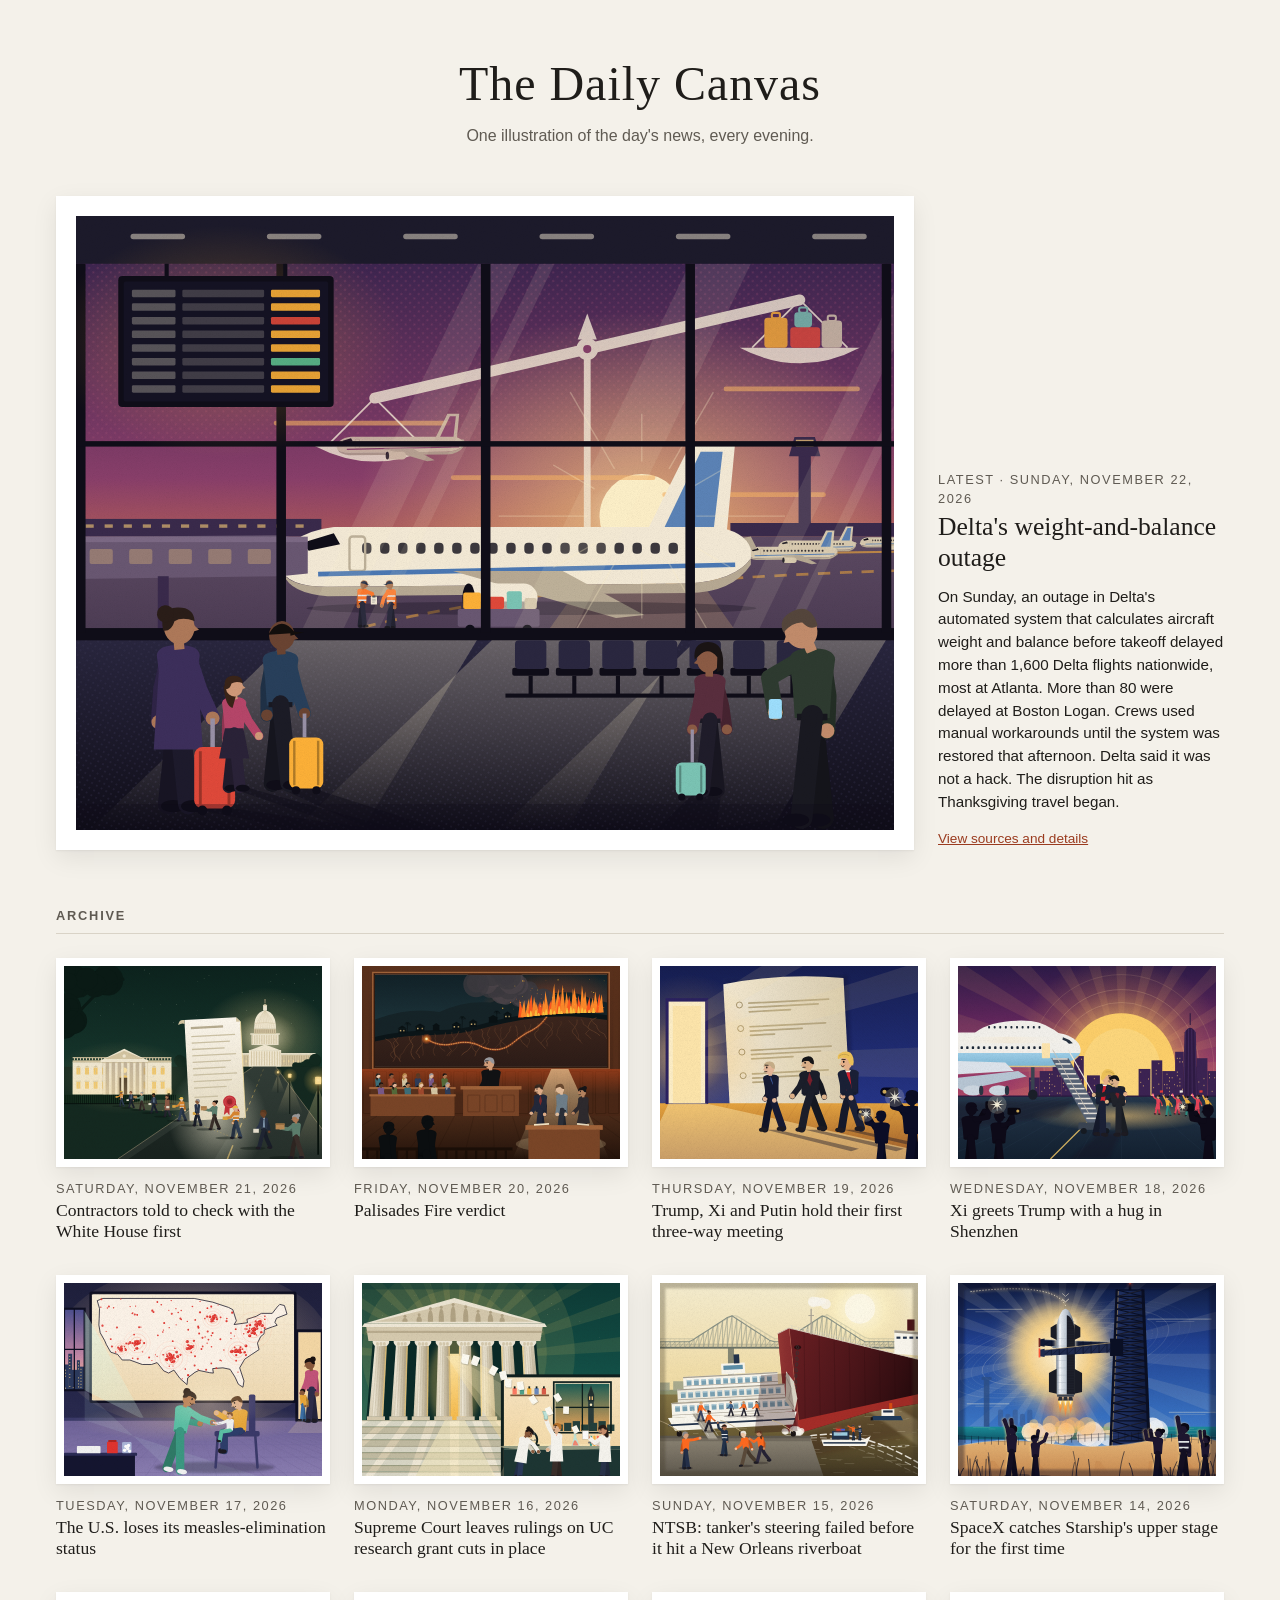
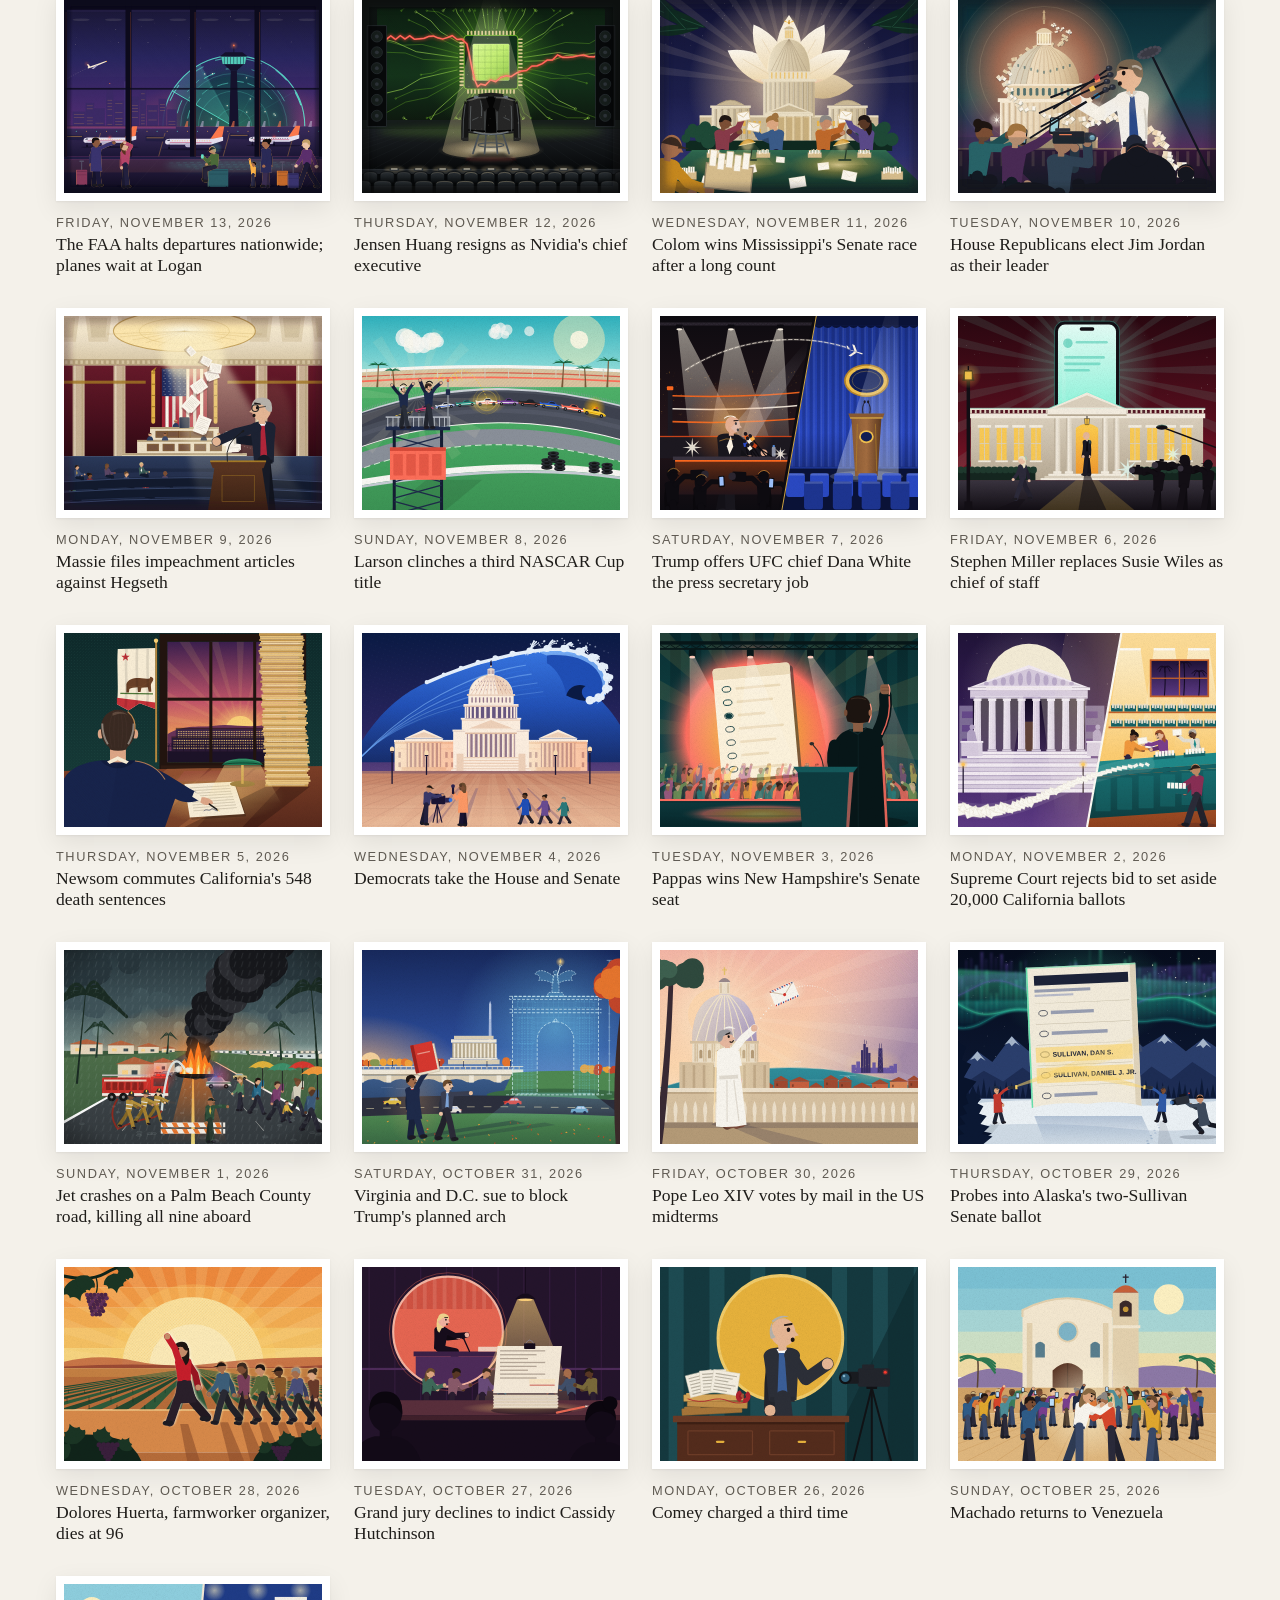
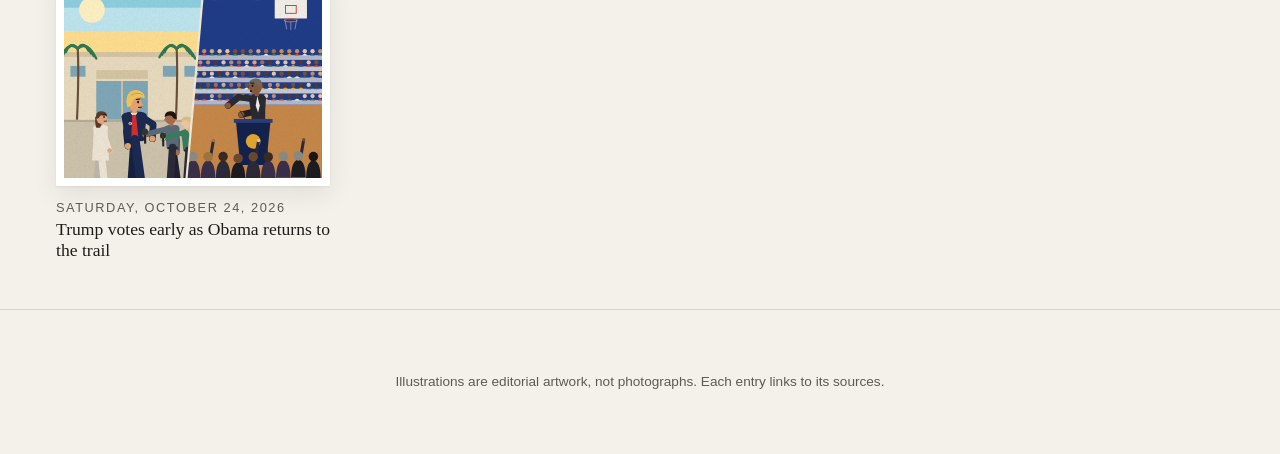
<file: public/index.html>
<!doctype html>
<html lang="en">
<head>
  <meta charset="utf-8">
  <meta name="viewport" content="width=device-width, initial-scale=1">
  <title>The Daily Canvas</title>
  <meta name="description" content="A gallery of daily news, one editorial illustration per day.">
  <link rel="stylesheet" href="styles.css">
</head>
<body>
  <a class="skip-link" href="#archive">Skip to archive</a>

  <header class="site-header">
    <h1 class="site-title">The Daily Canvas</h1>
    <p class="site-tagline">One illustration of the day's news, every evening.</p>
  </header>

  <!-- Shown only while the gallery contains sample (non-real) entries. -->
  <p class="sample-banner" id="sample-banner" hidden>
    Prototype — every entry below is <strong>sample data</strong>, not real news.
  </p>

  <main>
    <section class="featured" id="featured" aria-label="Latest illustration">
      <p class="status-message">Loading gallery…</p>
    </section>

    <section class="archive" id="archive" aria-labelledby="archive-heading">
      <h2 id="archive-heading" class="section-label">Archive</h2>
      <ul class="grid" id="grid"></ul>
    </section>
  </main>

  <footer class="site-footer">
    <p>Illustrations are editorial artwork, not photographs. Each entry links to its sources.</p>
  </footer>

  <dialog class="detail" id="detail" aria-labelledby="detail-title">
    <div class="detail-inner">
      <button class="detail-close" id="detail-close" type="button" aria-label="Close">×</button>
      <figure class="detail-figure">
        <div class="frame" id="detail-frame"></div>
        <figcaption class="label">
          <p class="label-date" id="detail-date"></p>
          <h2 class="label-title" id="detail-title"></h2>
          <p class="label-caption" id="detail-caption"></p>
          <p class="label-note" id="detail-note" hidden></p>
          <div class="label-sources" id="detail-sources"></div>
        </figcaption>
      </figure>
      <nav class="detail-nav" aria-label="Browse entries">
        <button type="button" id="detail-newer">← Newer</button>
        <button type="button" id="detail-older">Older →</button>
      </nav>
    </div>
  </dialog>

  <script src="app.js"></script>
</body>
</html>
</file>
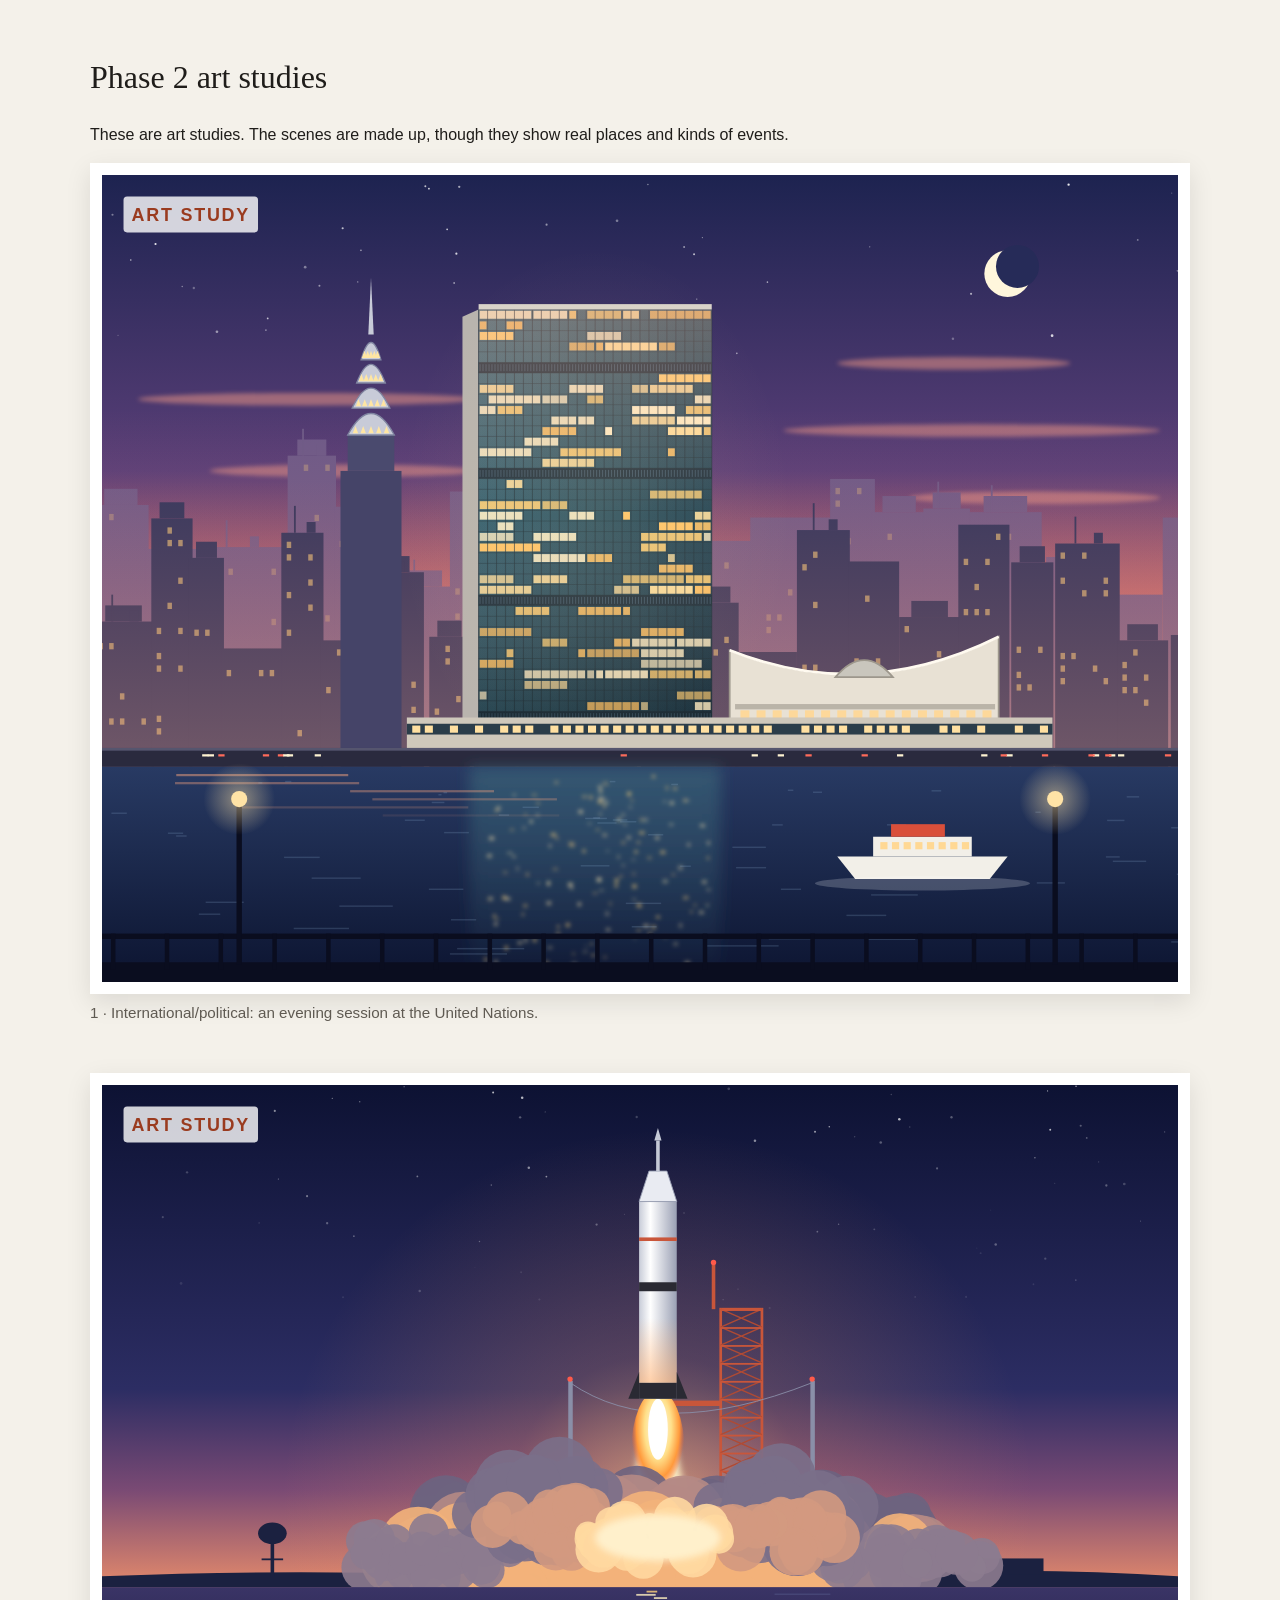
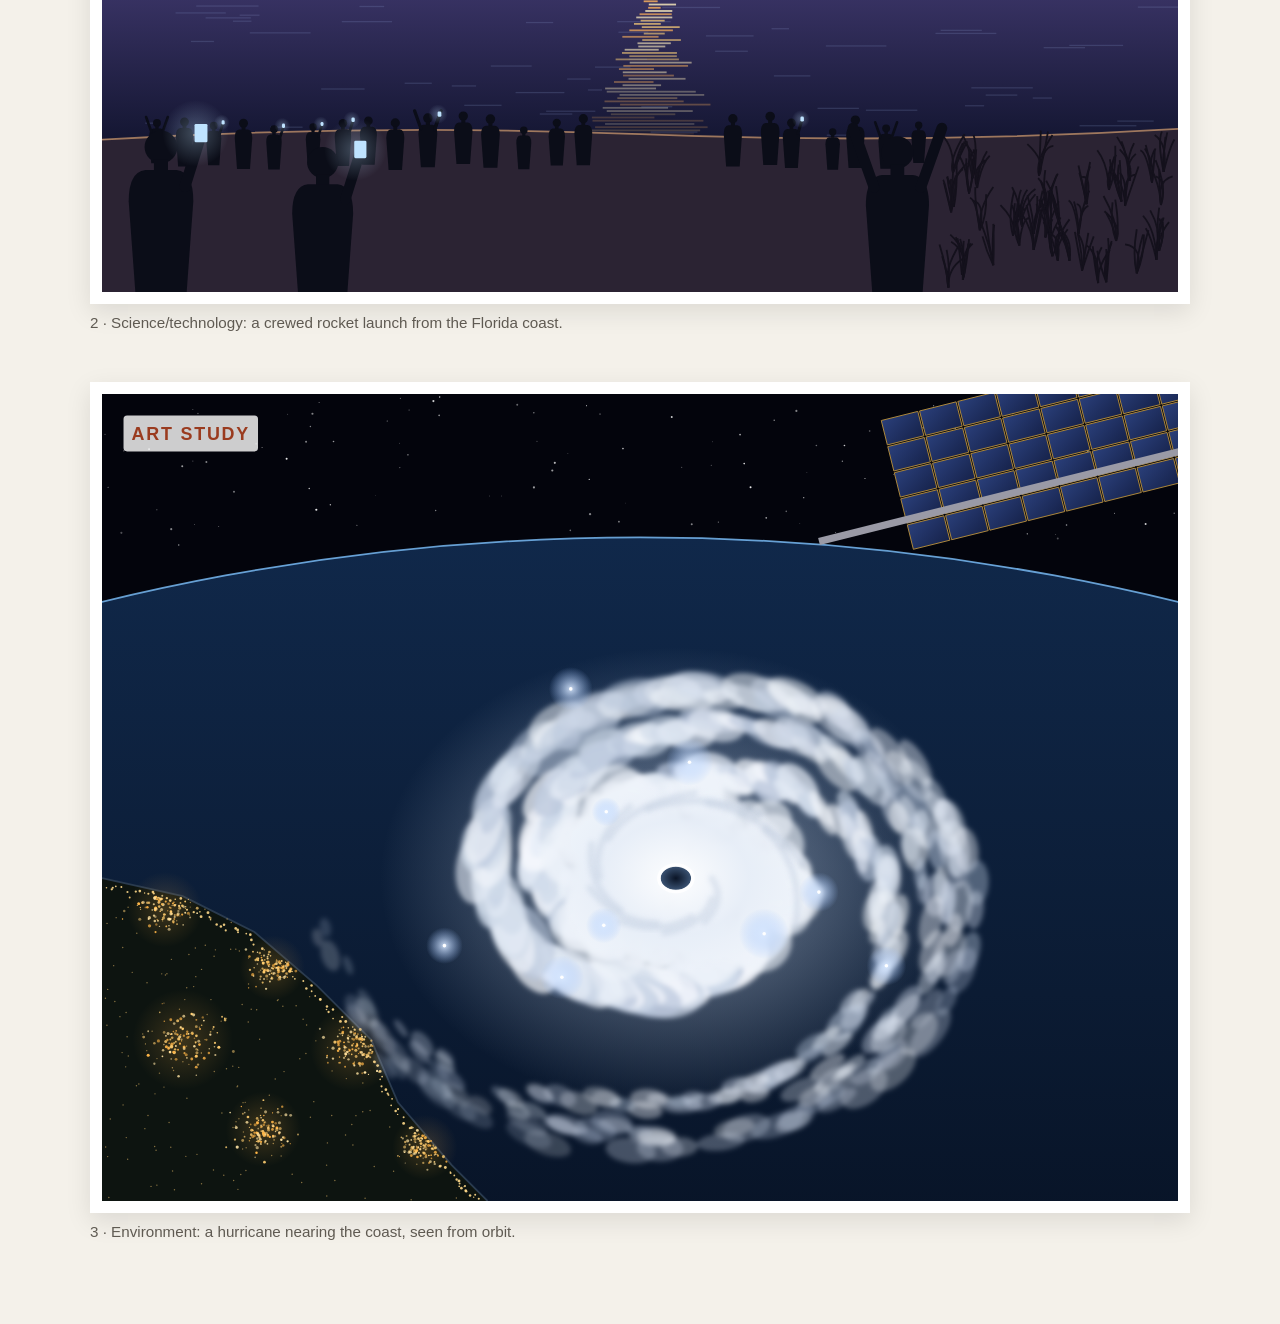
<file: prototypes/art/index.html>
<!doctype html>
<html lang="en">
<head>
<meta charset="utf-8">
<meta name="viewport" content="width=device-width, initial-scale=1">
<title>Art Studies Review</title>
<style>
  :root { --wall: #f4f1ea; --ink: #1f1d1a; --muted: #5f5a52; --mat: #fff; }
  @media (prefers-color-scheme: dark) { :root { --wall: #17161a; --ink: #ece8e1; --muted: #a9a399; --mat: #222027; } }
  body { margin: 0; background: var(--wall); color: var(--ink); font: 16px/1.5 -apple-system, BlinkMacSystemFont, "Segoe UI", sans-serif; }
  main { max-width: 1100px; margin: 0 auto; padding: 32px 16px; }
  h1 { font-family: Georgia, serif; font-weight: 400; }
  figure { margin: 0 0 48px; }
  .frame { background: var(--mat); padding: 12px; box-shadow: 0 8px 24px rgba(0,0,0,.1); }
  img { display: block; width: 100%; height: auto; }
  figcaption { color: var(--muted); margin-top: 8px; font-size: .95rem; }
</style>
</head>
<body>
<main>
  <h1>Phase 2 art studies</h1>
  <p>These are art studies. The scenes are made up, though they show real places and kinds of events.</p>
  <figure><div class="frame"><img src="01-un-dusk.svg" alt="United Nations Secretariat at dusk across the East River"></div>
    <figcaption>1 · International/political: an evening session at the United Nations.</figcaption></figure>
  <figure><div class="frame"><img src="02-launch.svg" alt="Rocket lifting off from a coastal launch pad watched from a beach"></div>
    <figcaption>2 · Science/technology: a crewed rocket launch from the Florida coast.</figcaption></figure>
  <figure><div class="frame"><img src="03-hurricane.svg" alt="Hurricane seen from orbit approaching a coastline at night"></div>
    <figcaption>3 · Environment: a hurricane nearing the coast, seen from orbit.</figcaption></figure>
</main>
</body>
</html>
</file>
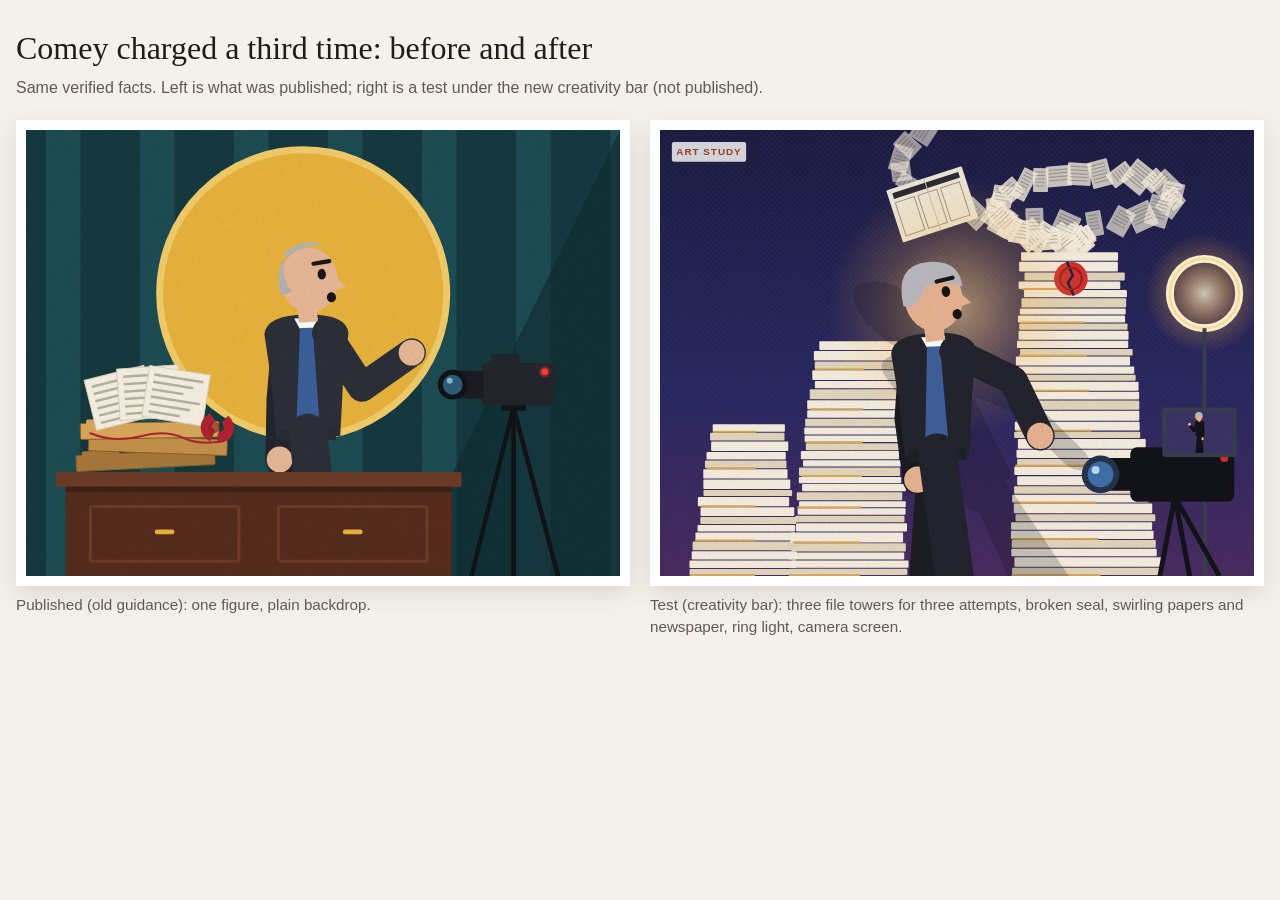
<file: prototypes/creativity-test/index.html>
<!doctype html>
<html lang="en">
<head>
<meta charset="utf-8">
<meta name="viewport" content="width=device-width, initial-scale=1">
<title>Creativity Test Compare</title>
<style>
  :root { --wall: #f4f1ea; --ink: #1f1d1a; --muted: #5f5a52; --mat: #fff; }
  @media (prefers-color-scheme: dark) { :root { --wall: #17161a; --ink: #ece8e1; --muted: #a9a399; --mat: #222027; } }
  body { margin: 0; background: var(--wall); color: var(--ink); font: 16px/1.5 -apple-system, BlinkMacSystemFont, "Segoe UI", sans-serif; }
  main { max-width: 1300px; margin: 0 auto; padding: 24px 16px; }
  h1 { font-family: Georgia, serif; font-weight: 400; margin: 0 0 4px; }
  p.note { color: var(--muted); margin: 0 0 20px; }
  .pair { display: grid; grid-template-columns: repeat(auto-fit, minmax(min(100%, 420px), 1fr)); gap: 20px; }
  figure { margin: 0; }
  .frame { background: var(--mat); padding: 10px; box-shadow: 0 8px 24px rgba(0,0,0,.1); }
  img { display: block; width: 100%; height: auto; }
  figcaption { color: var(--muted); margin-top: 8px; font-size: .95rem; }
</style>
</head>
<body>
<main>
  <h1>Comey charged a third time: before and after</h1>
  <p class="note">Same verified facts. Left is what was published; right is a test under the new creativity bar (not published).</p>
  <div class="pair">
    <figure><div class="frame"><img src="2026-10-26-published.svg" alt="Published version: Comey at a desk speaking to a camera"></div>
      <figcaption>Published (old guidance): one figure, plain backdrop.</figcaption></figure>
    <figure><div class="frame"><img src="2026-10-26-v2.svg" alt="Test version: low-angle Comey before three towers of case files with papers swirling up"></div>
      <figcaption>Test (creativity bar): three file towers for three attempts, broken seal, swirling papers and newspaper, ring light, camera screen.</figcaption></figure>
  </div>
</main>
</body>
</html>
</file>
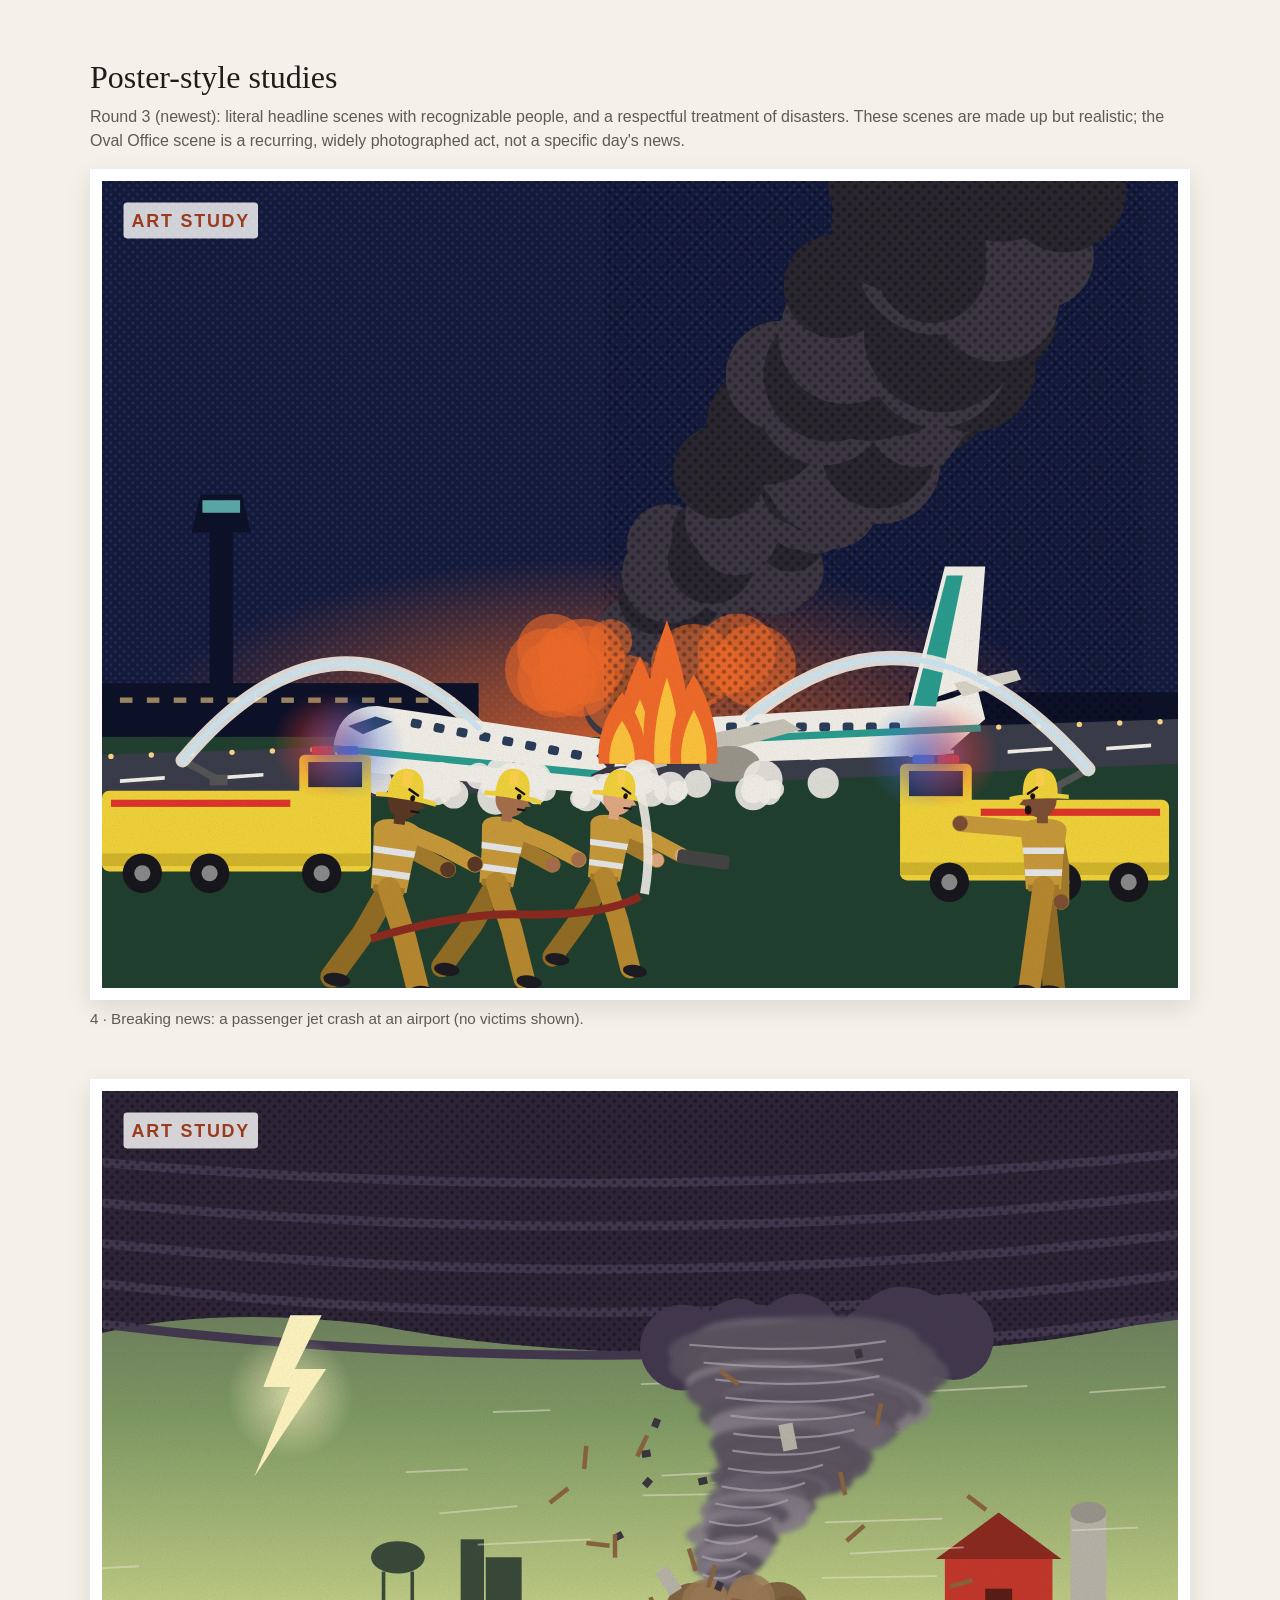
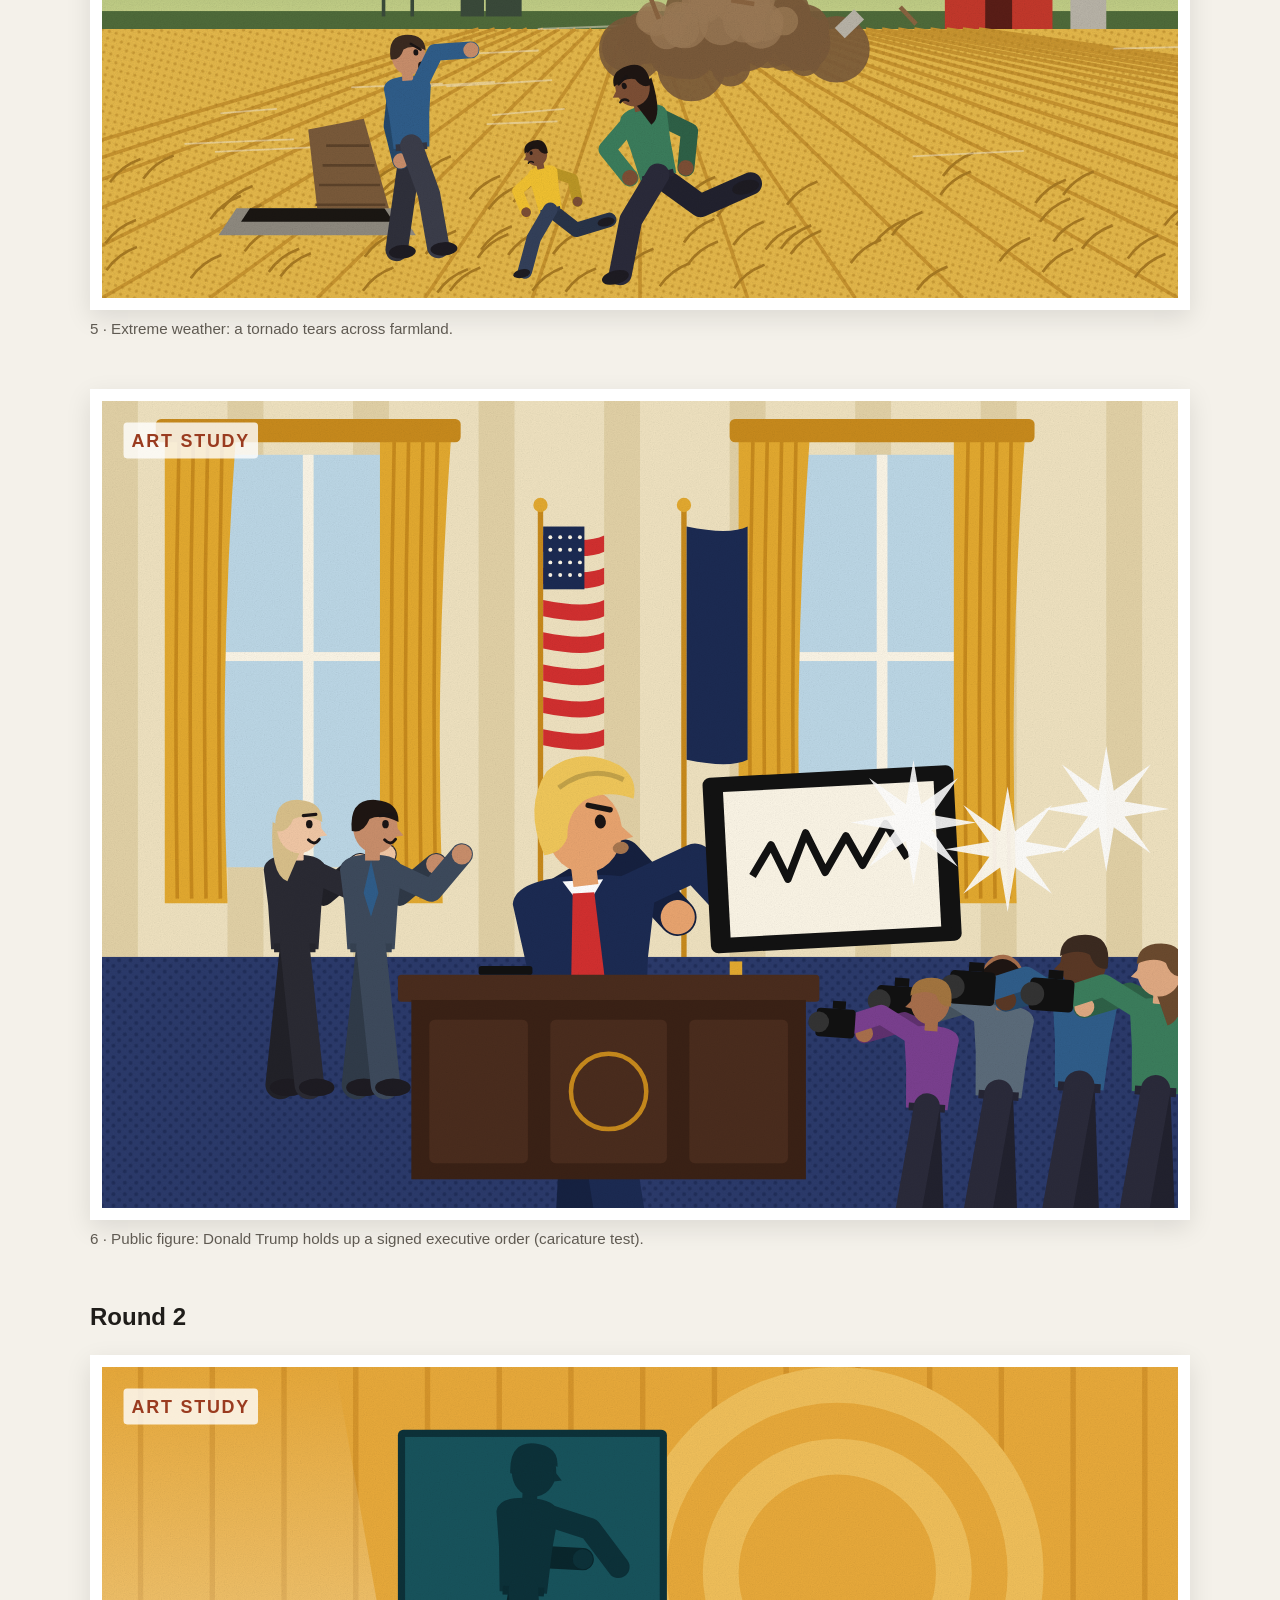
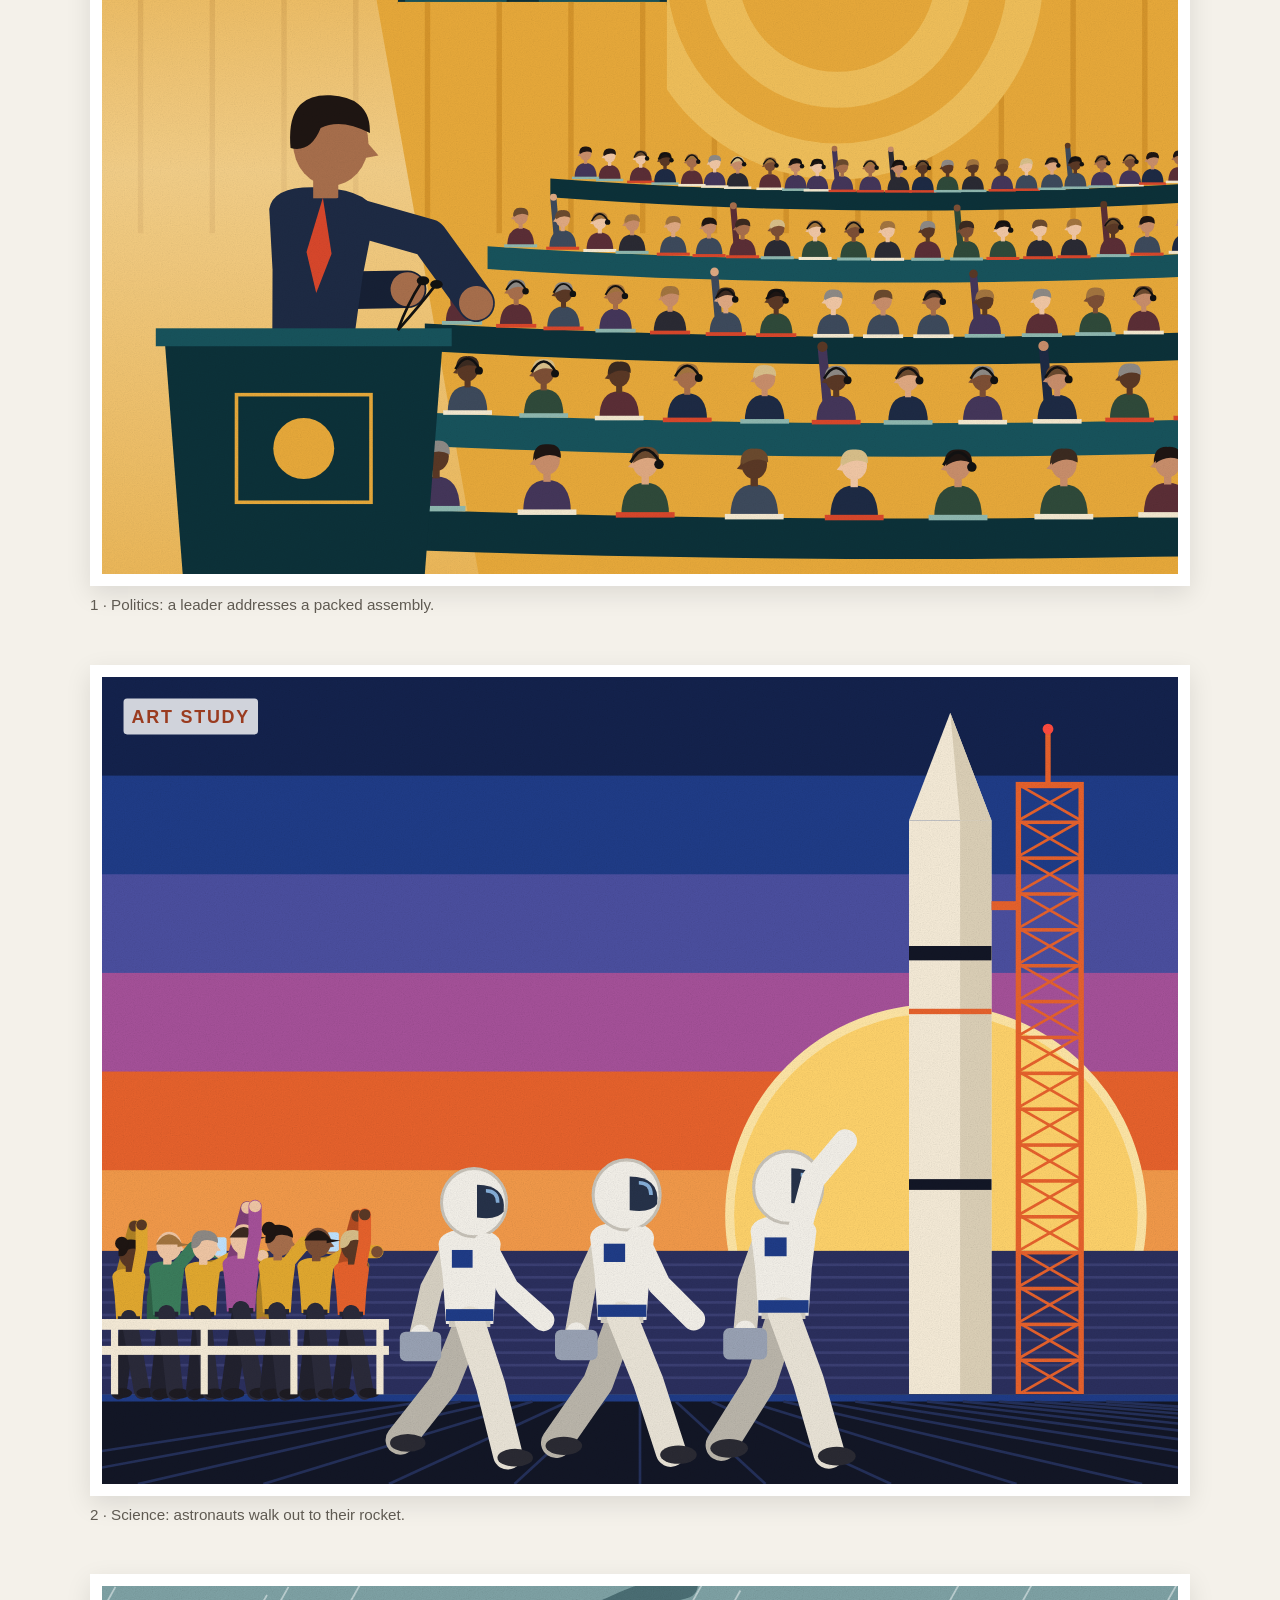
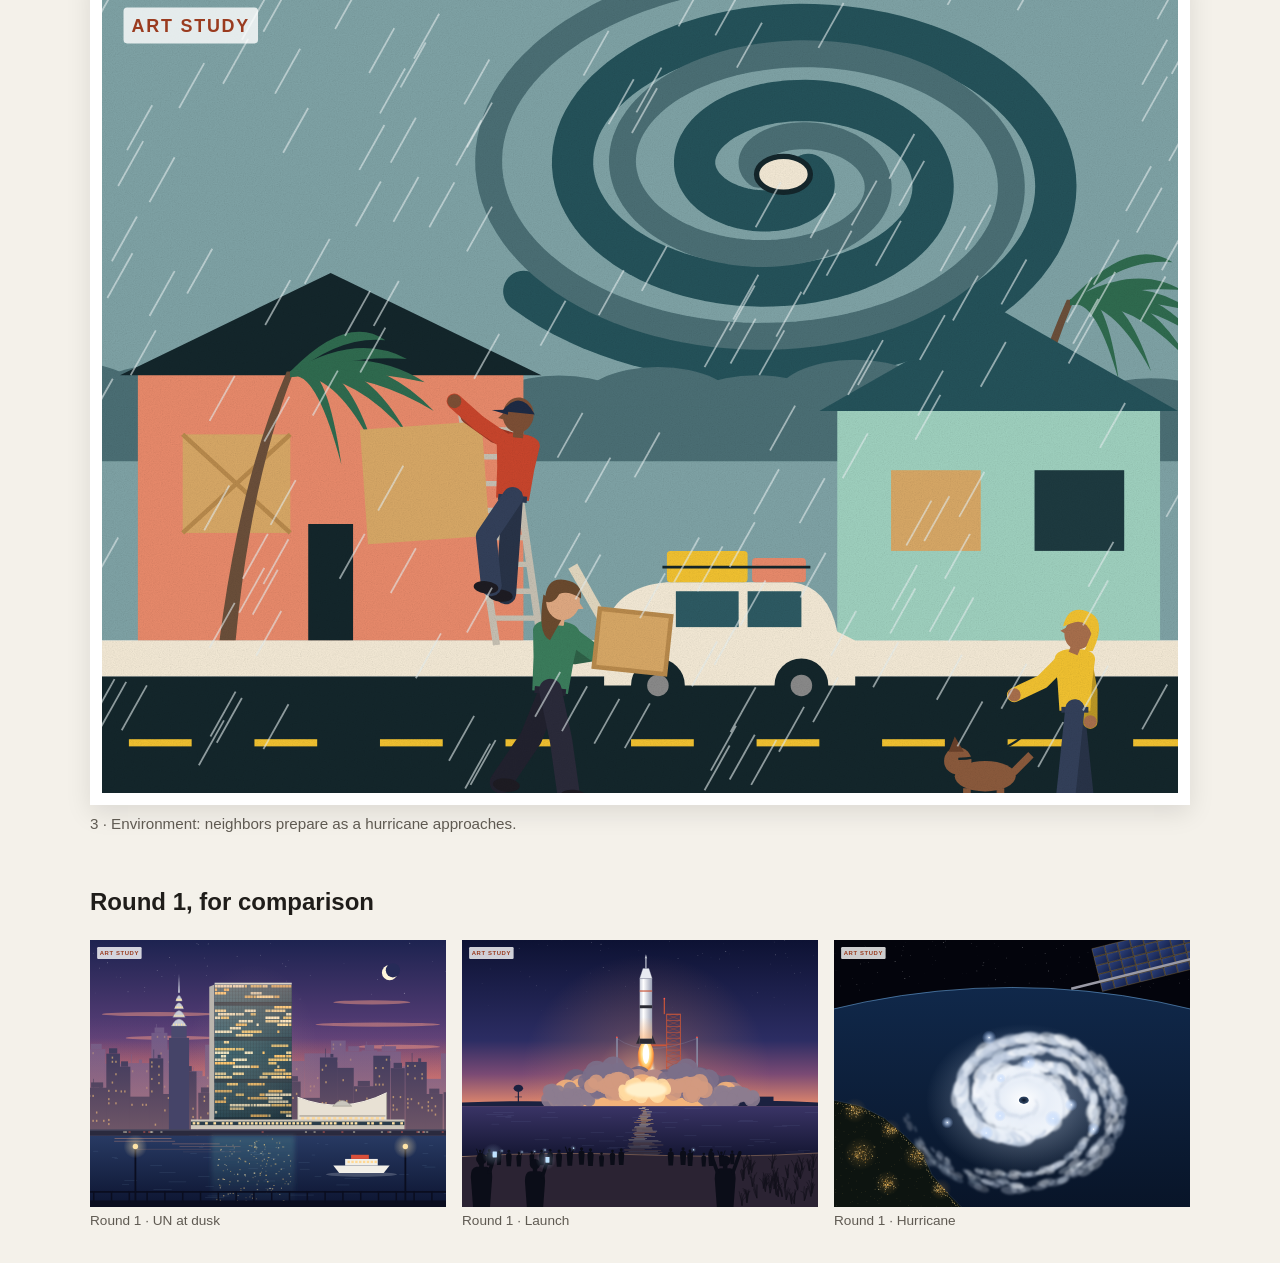
<file: prototypes/poster/index.html>
<!doctype html>
<html lang="en">
<head>
<meta charset="utf-8">
<meta name="viewport" content="width=device-width, initial-scale=1">
<title>Poster Studies Review</title>
<style>
  :root { --wall: #f4f1ea; --ink: #1f1d1a; --muted: #5f5a52; --mat: #fff; }
  @media (prefers-color-scheme: dark) { :root { --wall: #17161a; --ink: #ece8e1; --muted: #a9a399; --mat: #222027; } }
  body { margin: 0; background: var(--wall); color: var(--ink); font: 16px/1.5 -apple-system, BlinkMacSystemFont, "Segoe UI", sans-serif; }
  main { max-width: 1100px; margin: 0 auto; padding: 32px 16px; }
  h1 { font-family: Georgia, serif; font-weight: 400; margin-bottom: 4px; }
  .note { color: var(--muted); margin-top: 0; }
  figure { margin: 0 0 48px; }
  .frame { background: var(--mat); padding: 12px; box-shadow: 0 8px 24px rgba(0,0,0,.1); }
  img { display: block; width: 100%; height: auto; }
  figcaption { color: var(--muted); margin-top: 8px; font-size: .95rem; }
  .compare { display: grid; grid-template-columns: repeat(auto-fit, minmax(min(100%, 300px), 1fr)); gap: 16px; margin-top: 8px; }
  .compare p { margin: 4px 0 0; font-size: .85rem; color: var(--muted); }
</style>
</head>
<body>
<main>
  <h1>Poster-style studies</h1>
  <p class="note">Round 3 (newest): literal headline scenes with recognizable people, and a respectful treatment of disasters. These scenes are made up but realistic; the Oval Office scene is a recurring, widely photographed act, not a specific day's news.</p>
  <figure><div class="frame"><img src="04-crash.svg" alt="Fire trucks spray foam on a crashed airliner"></div>
    <figcaption>4 · Breaking news: a passenger jet crash at an airport (no victims shown).</figcaption></figure>
  <figure><div class="frame"><img src="05-tornado.svg" alt="A tornado over farmland as a family runs to a storm cellar"></div>
    <figcaption>5 · Extreme weather: a tornado tears across farmland.</figcaption></figure>
  <figure><div class="frame"><img src="06-oval.svg" alt="Caricature of Donald Trump holding up a signed executive order in the Oval Office"></div>
    <figcaption>6 · Public figure: Donald Trump holds up a signed executive order (caricature test).</figcaption></figure>
  <h2>Round 2</h2>
  <figure><div class="frame"><img src="01-assembly.svg" alt="A speaker at a rostrum addresses tiers of delegates"></div>
    <figcaption>1 · Politics: a leader addresses a packed assembly.</figcaption></figure>
  <figure><div class="frame"><img src="02-walkout.svg" alt="Three astronauts walk toward a rocket while family cheers"></div>
    <figcaption>2 · Science: astronauts walk out to their rocket.</figcaption></figure>
  <figure><div class="frame"><img src="03-storm.svg" alt="Neighbours board up windows and load a car under a hurricane spiral"></div>
    <figcaption>3 · Environment: neighbors prepare as a hurricane approaches.</figcaption></figure>
  <h2>Round 1, for comparison</h2>
  <div class="compare">
    <div><img src="../art/01-un-dusk.svg" alt="Round 1: UN at dusk"><p>Round 1 · UN at dusk</p></div>
    <div><img src="../art/02-launch.svg" alt="Round 1: rocket launch"><p>Round 1 · Launch</p></div>
    <div><img src="../art/03-hurricane.svg" alt="Round 1: hurricane from orbit"><p>Round 1 · Hurricane</p></div>
  </div>
</main>
</body>
</html>
</file>
<file: public/styles.css>
/* The Daily Canvas — gallery styles.
   Design idea: a quiet, warm gallery wall so the artwork carries the colour. */

:root {
  --wall: #f4f1ea;
  --ink: #1f1d1a;
  --muted: #5f5a52;
  --rule: #d9d3c7;
  --mat: #ffffff;
  --accent: #9a3b1f;
  --banner: #fff3c4;
  --shadow: 0 1px 2px rgba(0, 0, 0, .06), 0 8px 24px rgba(0, 0, 0, .08);
  --serif: "Iowan Old Style", "Palatino Linotype", Palatino, Georgia, serif;
  --sans: -apple-system, BlinkMacSystemFont, "Segoe UI", Roboto, sans-serif;
  color-scheme: light dark;
}

@media (prefers-color-scheme: dark) {
  :root {
    --wall: #17161a;
    --ink: #ece8e1;
    --muted: #a9a399;
    --rule: #34313a;
    --mat: #222027;
    --accent: #e9805e;
    --banner: #3a3216;
    --shadow: 0 1px 2px rgba(0, 0, 0, .4), 0 8px 24px rgba(0, 0, 0, .35);
  }
}

* { box-sizing: border-box; }

body {
  margin: 0;
  background: var(--wall);
  color: var(--ink);
  font-family: var(--sans);
  line-height: 1.5;
}

.skip-link {
  position: absolute;
  left: -9999px;
}
.skip-link:focus {
  left: 16px;
  top: 16px;
  background: var(--mat);
  padding: 8px 12px;
  z-index: 10;
}

:focus-visible {
  outline: 3px solid var(--accent);
  outline-offset: 3px;
}

/* ---------- Header / footer ---------- */

.site-header {
  text-align: center;
  padding: 48px 16px 8px;
}
.site-title {
  font-family: var(--serif);
  font-weight: 400;
  font-size: clamp(2rem, 5vw, 3rem);
  letter-spacing: .02em;
  margin: 0;
}
.site-tagline {
  color: var(--muted);
  margin: 4px 0 0;
}

.sample-banner {
  max-width: 640px;
  margin: 16px auto 0;
  padding: 8px 16px;
  background: var(--banner);
  border-radius: 4px;
  text-align: center;
  font-size: .9rem;
}

.site-footer {
  text-align: center;
  color: var(--muted);
  font-size: .85rem;
  padding: 48px 16px;
  border-top: 1px solid var(--rule);
  margin-top: 48px;
}

main {
  max-width: 1200px;
  margin: 0 auto;
  padding: 0 16px;
}

.section-label {
  font-family: var(--sans);
  font-size: .8rem;
  font-weight: 600;
  letter-spacing: .14em;
  text-transform: uppercase;
  color: var(--muted);
  border-bottom: 1px solid var(--rule);
  padding-bottom: 8px;
  margin: 0 0 24px;
}

/* ---------- Framed artwork ---------- */

.frame {
  background: var(--mat);
  padding: clamp(8px, 2vw, 20px);
  box-shadow: var(--shadow);
}
.frame img {
  display: block;
  width: 100%;
  height: auto;
  aspect-ratio: 4 / 3;
  object-fit: cover;
}
.frame .missing-art {
  aspect-ratio: 4 / 3;
  display: grid;
  place-items: center;
  background: repeating-linear-gradient(45deg, var(--wall), var(--wall) 10px, var(--mat) 10px, var(--mat) 20px);
  color: var(--muted);
  font-size: .9rem;
  text-align: center;
  padding: 16px;
}

/* ---------- Featured entry ---------- */

.featured {
  padding: 40px 0 56px;
}
.featured-figure {
  margin: 0;
  display: grid;
  gap: 24px;
}
@media (min-width: 900px) {
  .featured-figure {
    grid-template-columns: minmax(0, 3fr) minmax(0, 1fr);
    align-items: end;
  }
}
.featured-open {
  display: block;
  padding: 0;
  border: 0;
  background: none;
  cursor: zoom-in;
  width: 100%;
  text-align: left;
}

/* Museum wall label */
.label-date {
  font-size: .8rem;
  letter-spacing: .12em;
  text-transform: uppercase;
  color: var(--muted);
  margin: 0;
}
.label-title {
  font-family: var(--serif);
  font-weight: 400;
  font-size: 1.6rem;
  line-height: 1.2;
  margin: 4px 0 12px;
}
.label-caption {
  margin: 0 0 12px;
  font-size: .95rem;
}
.label-note {
  font-size: .8rem;
  color: var(--muted);
  font-style: italic;
  margin: 0 0 12px;
}
.label-sources {
  font-size: .85rem;
  color: var(--muted);
}
.label-sources ul {
  list-style: none;
  padding: 0;
  margin: 4px 0 0;
}
.label-sources li { margin: 2px 0; }
.label-sources a { color: var(--accent); }
.more-link {
  font-size: .85rem;
  color: var(--accent);
  background: none;
  border: 0;
  padding: 0;
  cursor: pointer;
  text-decoration: underline;
  font-family: inherit;
}

.status-message {
  text-align: center;
  color: var(--muted);
  padding: 48px 0;
}

/* ---------- Archive grid ---------- */

.grid {
  list-style: none;
  margin: 0;
  padding: 0;
  display: grid;
  gap: 32px 24px;
  grid-template-columns: repeat(auto-fill, minmax(min(100%, 260px), 1fr));
}
.grid-item button {
  display: block;
  width: 100%;
  padding: 0;
  border: 0;
  background: none;
  text-align: left;
  color: inherit;
  font: inherit;
  cursor: zoom-in;
}
.grid-item .frame {
  padding: 8px;
  transition: transform .2s ease;
}
.grid-item button:hover .frame { transform: translateY(-3px); }
.grid-item .label-date { margin-top: 12px; }
.grid-item .label-title {
  font-size: 1.1rem;
  margin: 2px 0 0;
}
.empty-archive {
  color: var(--muted);
}

/* ---------- Detail view ---------- */

.detail {
  border: 0;
  padding: 0;
  width: min(1200px, 100vw - 32px);
  max-height: calc(100vh - 32px);
  background: var(--wall);
  color: var(--ink);
  box-shadow: var(--shadow);
}
.detail::backdrop { background: rgba(10, 10, 12, .75); }
.detail-inner {
  position: relative;
  padding: 48px 16px 16px;
}
@media (min-width: 700px) {
  .detail-inner { padding: 48px 32px 24px; }
}
.detail-close {
  position: absolute;
  top: 8px;
  right: 8px;
  width: 40px;
  height: 40px;
  font-size: 1.6rem;
  line-height: 1;
  background: none;
  border: 0;
  color: var(--ink);
  cursor: pointer;
}
.detail-figure {
  margin: 0;
  display: grid;
  gap: 24px;
}
@media (min-width: 900px) {
  .detail-figure { grid-template-columns: minmax(0, 3fr) minmax(0, 1fr); }
}
.detail .frame img { object-fit: contain; }
.detail-nav {
  display: flex;
  justify-content: space-between;
  margin-top: 24px;
}
.detail-nav button {
  background: none;
  border: 1px solid var(--rule);
  color: var(--ink);
  padding: 8px 14px;
  font: inherit;
  font-size: .9rem;
  cursor: pointer;
}
.detail-nav button:disabled {
  opacity: .35;
  cursor: default;
}

@media (prefers-reduced-motion: reduce) {
  .grid-item .frame { transition: none; }
}
</file>
